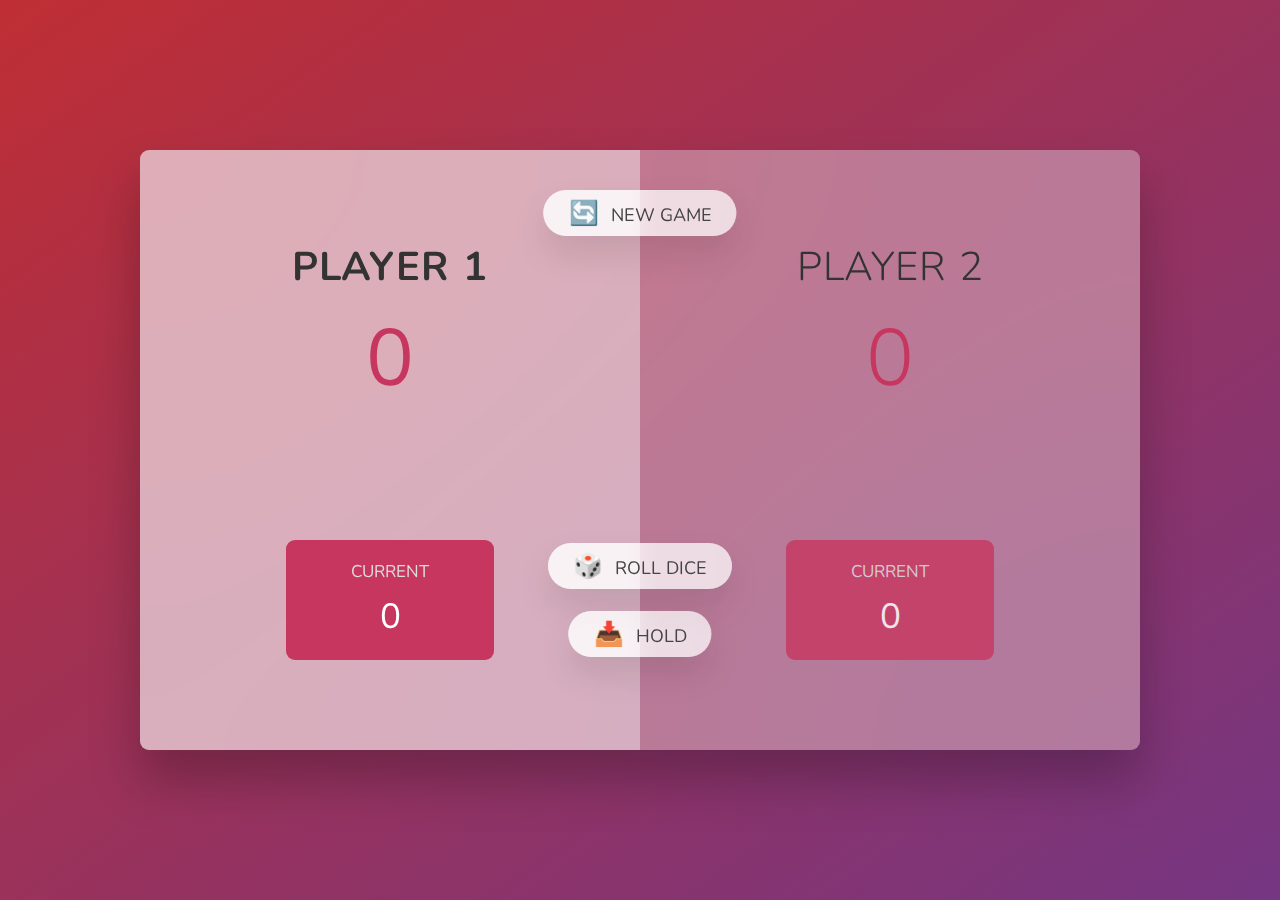
<file: index.html>
<!DOCTYPE html>
<html lang="en">
    <head>
        <meta charset="UTF-8" />
        <meta name="viewport" content="width=device-width, initial-scale=1.0" />
        <meta http-equiv="X-UA-Compatible" content="ie=edge" />
        <link rel="stylesheet" href="style.css" />
        <title>Pig Game</title>
    </head>
    <body>
        <main>
            <section class="player player--0 player--active">
                <h2 class="name" id="name--0">Player 1</h2>
                <p class="score" id="score--0">0</p>
                <div class="current">
                    <p class="current-label">Current</p>
                    <p class="current-score" id="current--0">0</p>
                </div>
            </section>
            <section class="player player--1">
                <h2 class="name" id="name--1">Player 2</h2>
                <p class="score" id="score--1">0</p>
                <div class="current">
                    <p class="current-label">Current</p>
                    <p class="current-score" id="current--1">0</p>
                </div>
            </section>

            <img src="dice-5.png" alt="Playing dice" class="dice" />
            <button class="btn btn--new">🔄 New game</button>
            <button class="btn btn--roll">🎲 Roll dice</button>
            <button class="btn btn--hold">📥 Hold</button>
        </main>
        <script src="script.js"></script>
        <!-- <script src="confetti.js"></script> -->
    </body>
</html>
</file>
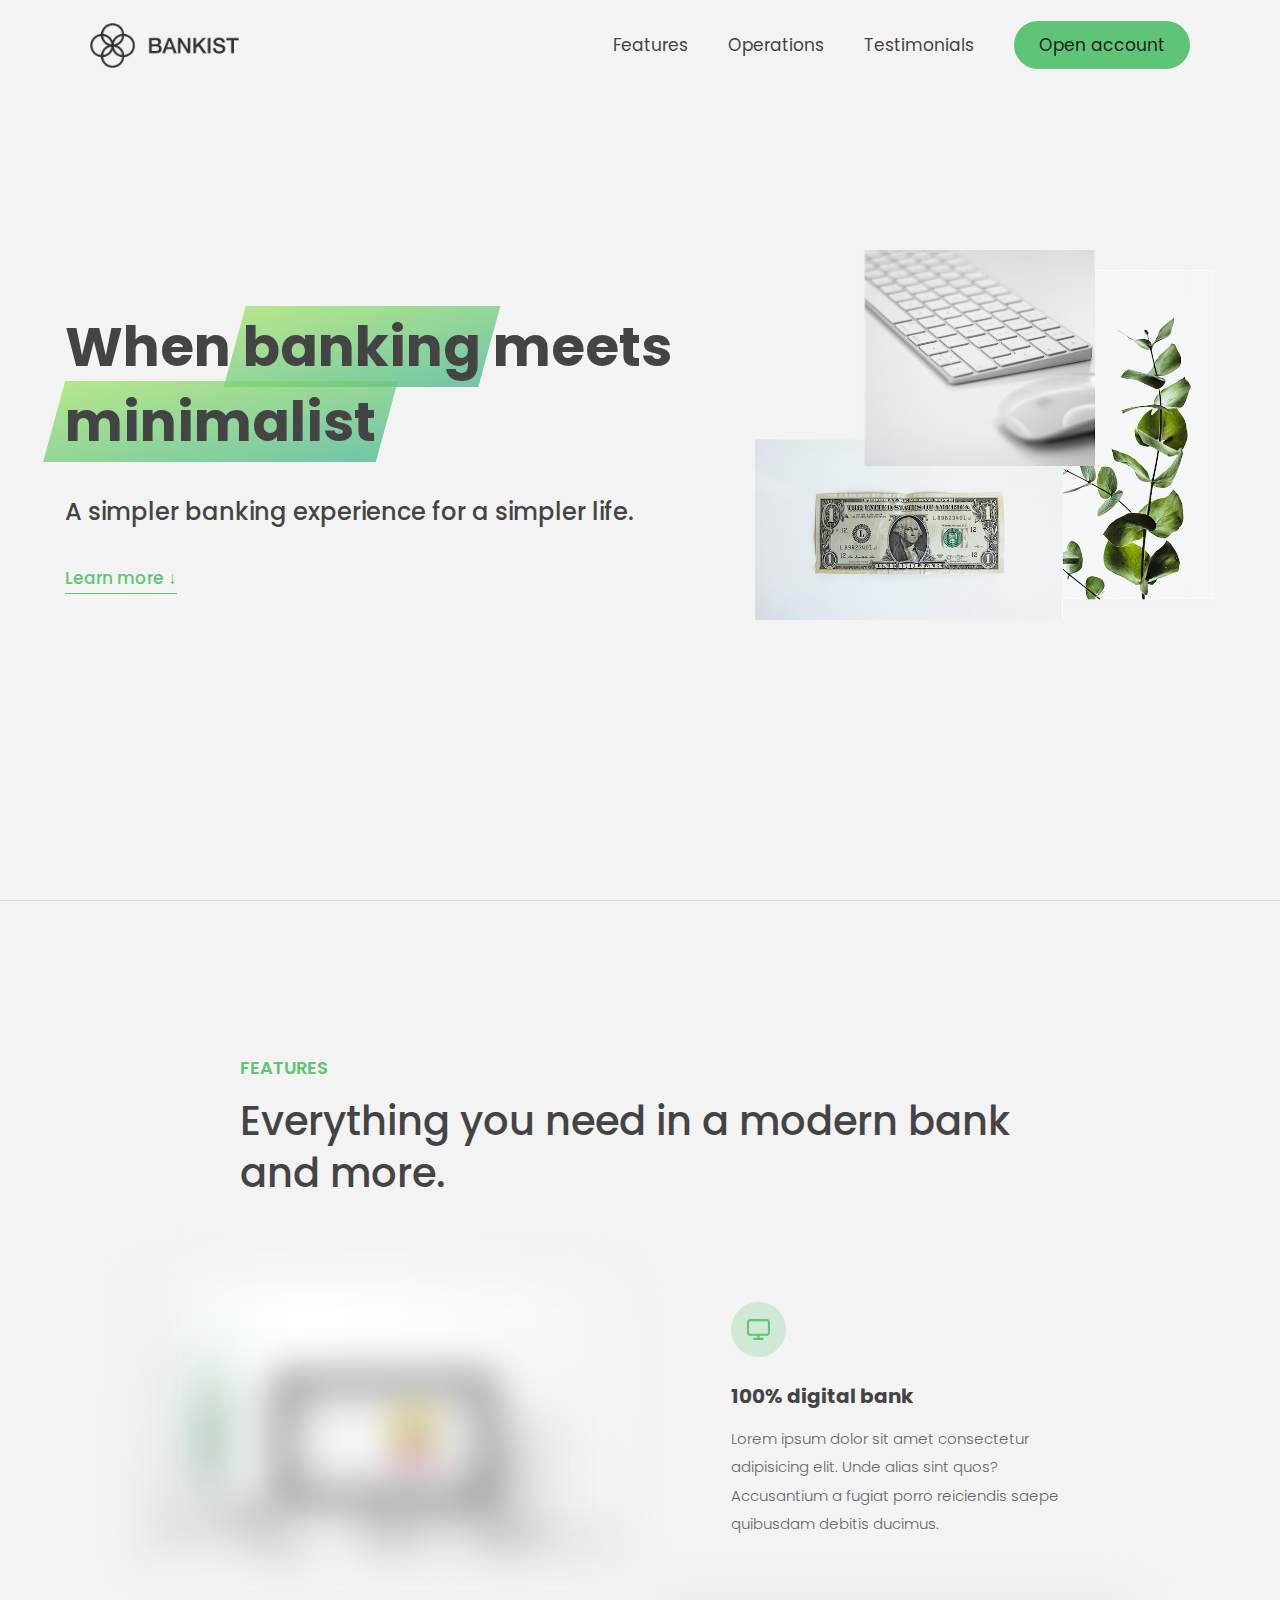
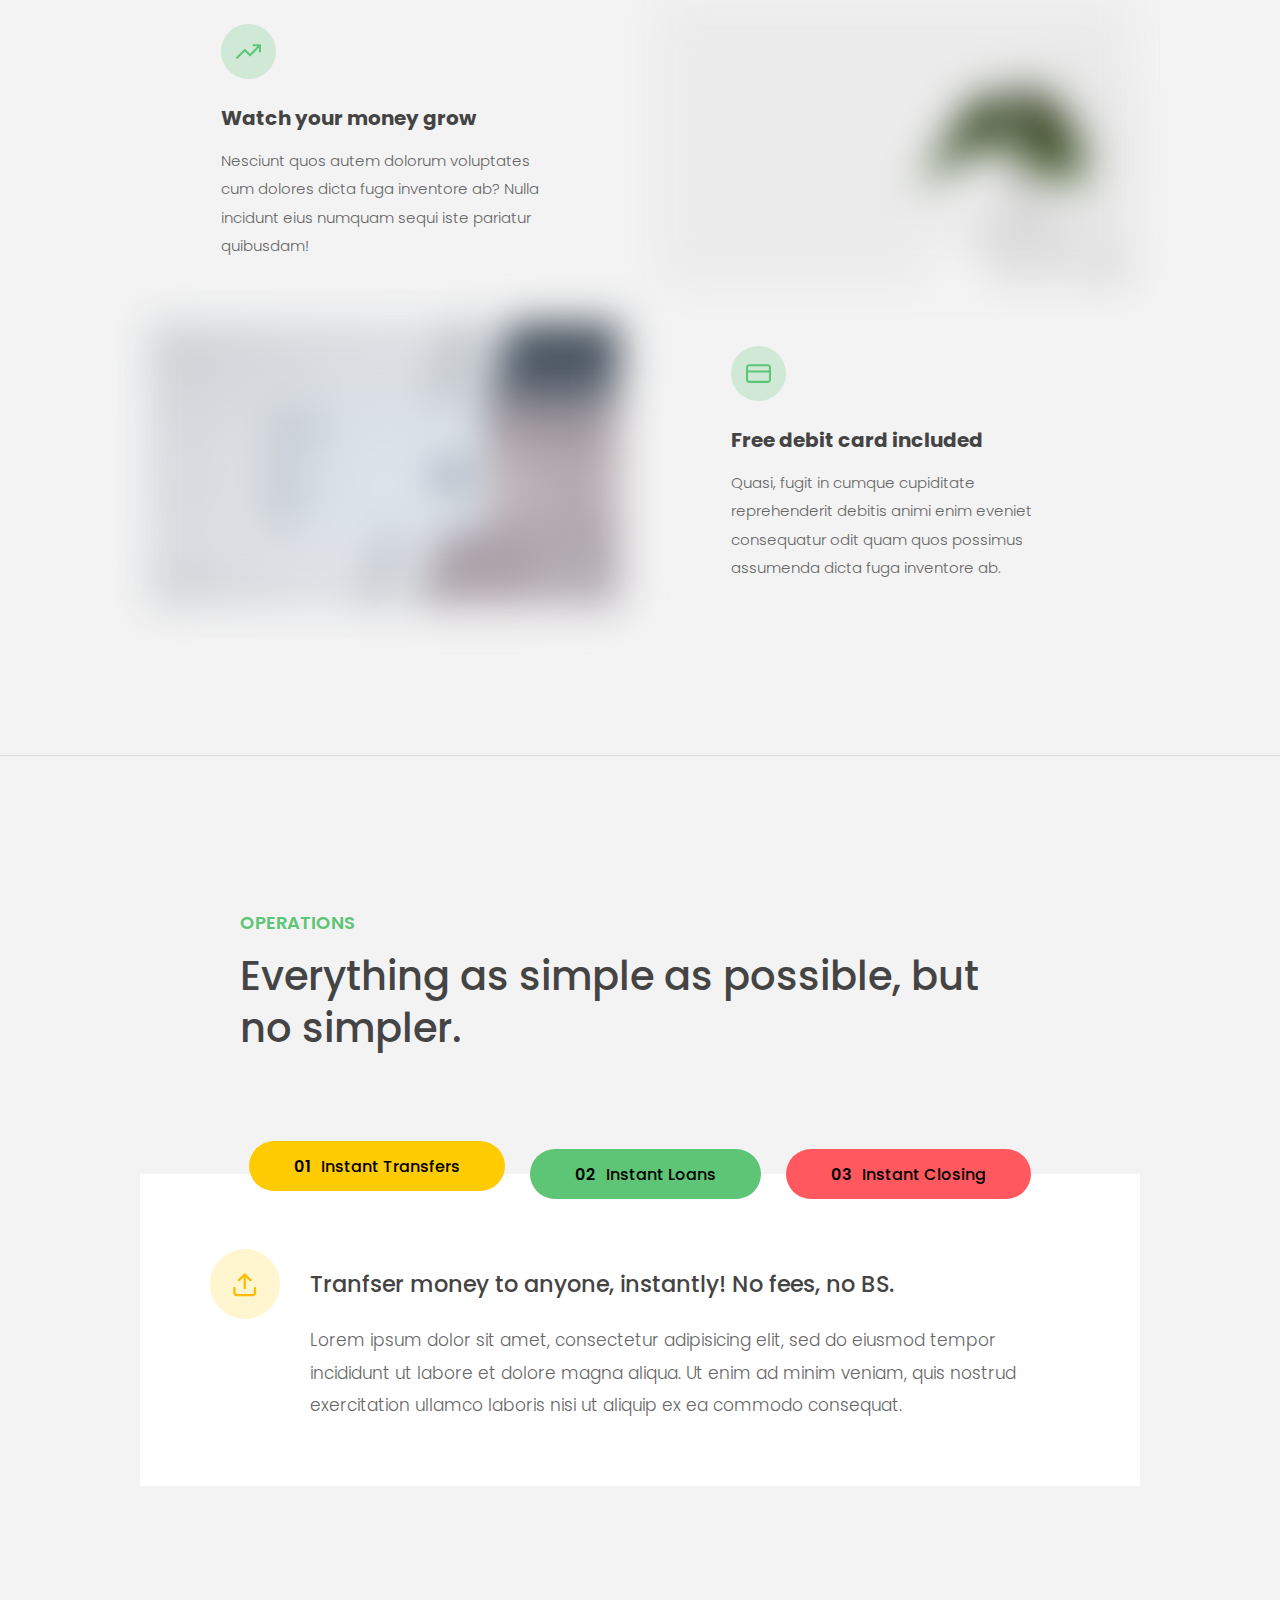
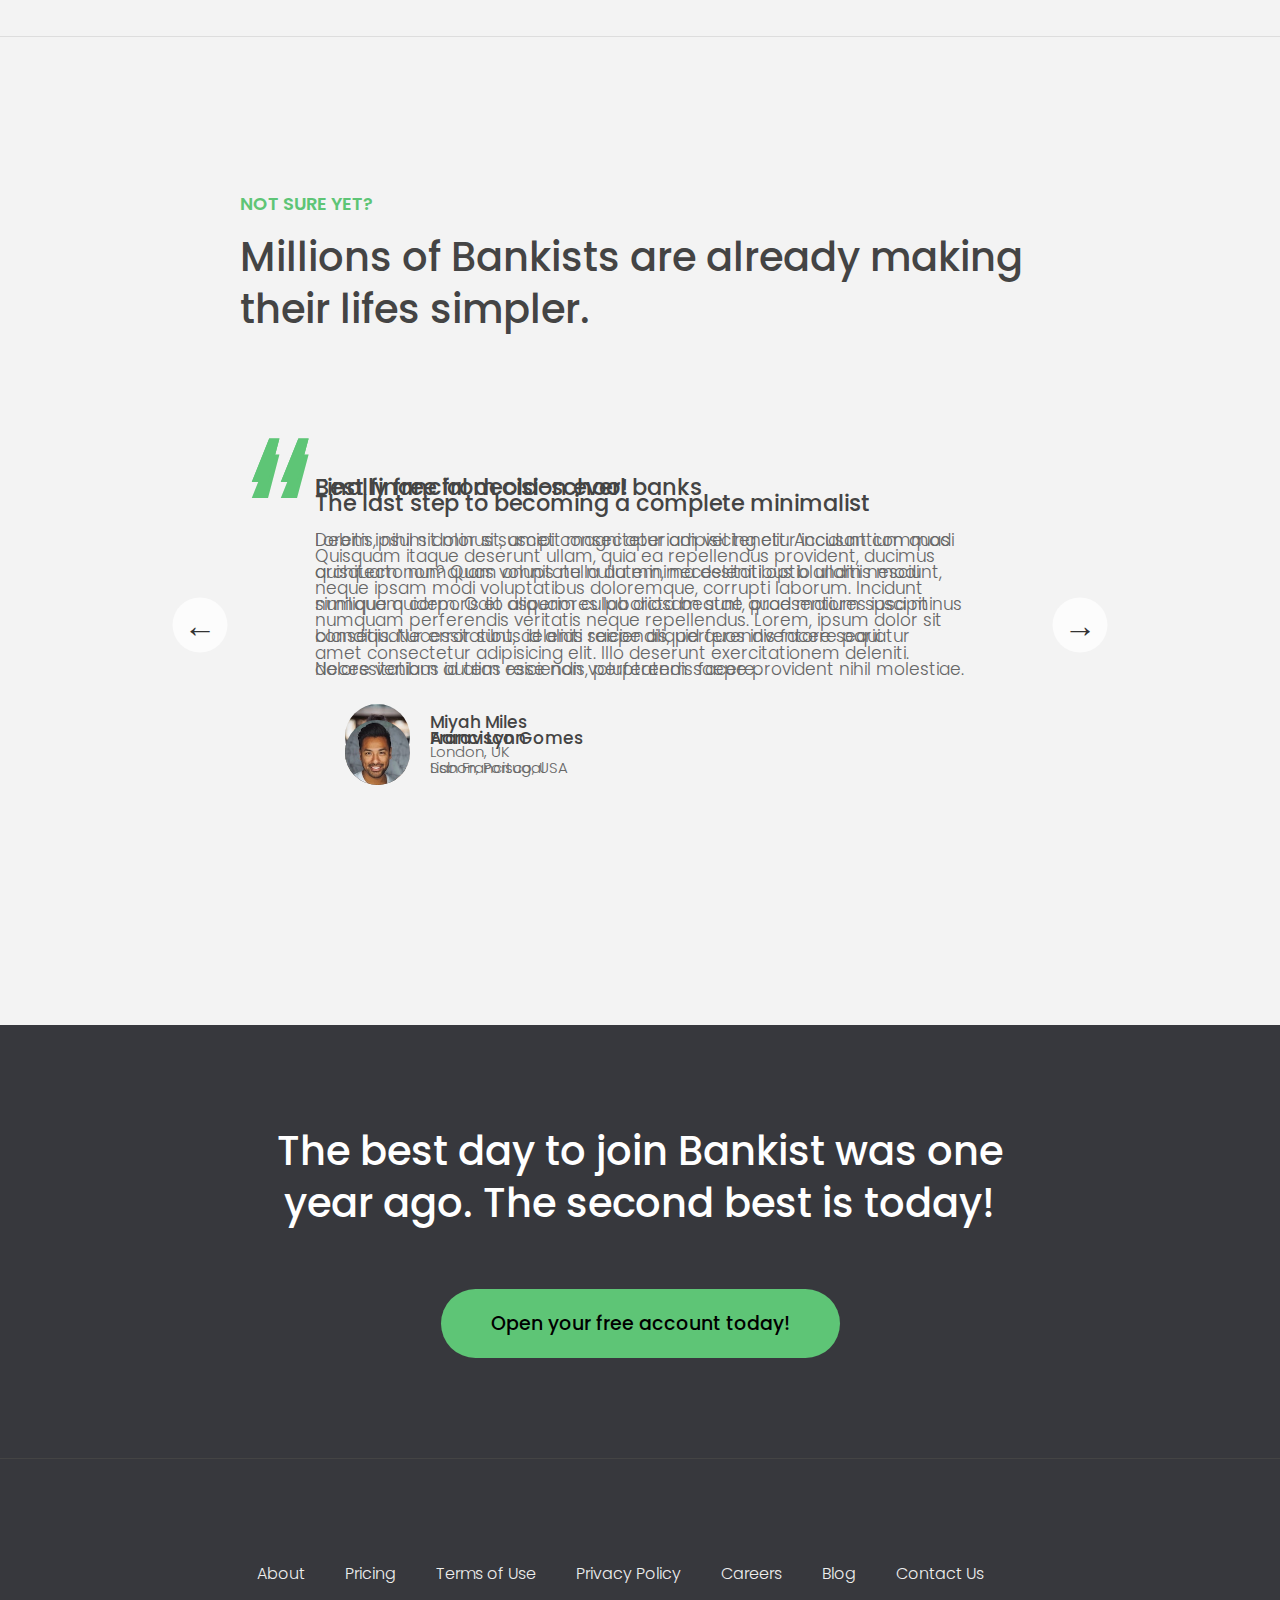
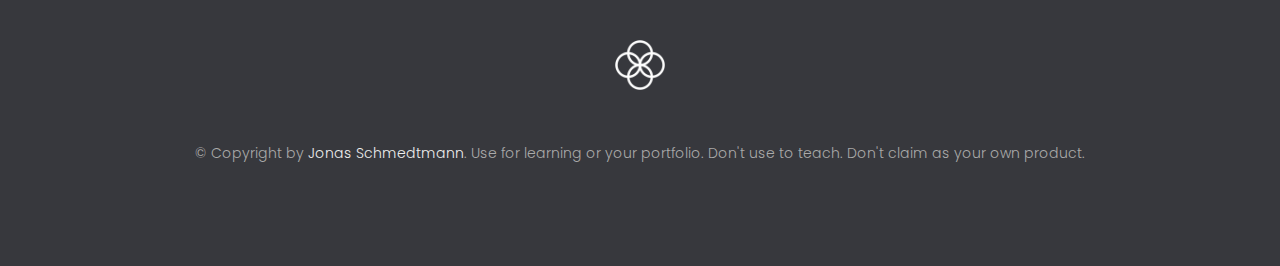
<file: Bank_App/index.html>
<!DOCTYPE html>
<html lang="en">
  <head>
    <meta charset="UTF-8" />
    <meta name="viewport" content="width=device-width, initial-scale=1.0" />
    <meta http-equiv="X-UA-Compatible" content="ie=edge" />
    <link rel="shortcut icon" type="image/png" href="img/icon.png" />

    <link
      href="https://fonts.googleapis.com/css?family=Poppins:300,400,500,600&display=swap"
      rel="stylesheet"
    />
    <link rel="stylesheet" href="style.css" />
    <title>Bankist | When Banking meets Minimalist</title>
  </head>
  <body>
    <header class="header">
      <nav class="nav">
        <img
          src="img/logo.png"
          alt="Bankist logo"
          class="nav__logo"
          id="logo"
        />
        <ul class="nav__links">
          <li class="nav__item">
            <a class="nav__link" href="#section--1">Features</a>
          </li>
          <li class="nav__item">
            <a class="nav__link" href="#section--2">Operations</a>
          </li>
          <li class="nav__item">
            <a class="nav__link" href="#section--3">Testimonials</a>
          </li>
          <li class="nav__item">
            <a class="nav__link nav__link--btn btn--show-modal" href="#"
              >Open account</a
            >
          </li>
        </ul>
      </nav>

      <div class="header__title">
        <h1>
          When
          <!-- Green highlight effect -->
          <span class="highlight">banking</span>
          meets<br />
          <span class="highlight">minimalist</span>
        </h1>
        <h4>A simpler banking experience for a simpler life.</h4>
        <button class="btn--text btn--scroll-to">Learn more &DownArrow;</button>
        <img
          src="img/hero.png"
          class="header__img"
          alt="Minimalist bank items"
        />
      </div>
    </header>

    <section class="section" id="section--1">
      <div class="section__title">
        <h2 class="section__description">Features</h2>
        <h3 class="section__header">
          Everything you need in a modern bank and more.
        </h3>
      </div>

      <div class="features">
        <img
          src="img/digital-lazy.jpg"
          data-src="img/digital.jpg"
          alt="Computer"
          class="features__img lazy-img"
        />
        <div class="features__feature">
          <div class="features__icon">
            <svg>
              <use xlink:href="img/icons.svg#icon-monitor"></use>
            </svg>
          </div>
          <h5 class="features__header">100% digital bank</h5>
          <p>
            Lorem ipsum dolor sit amet consectetur adipisicing elit. Unde alias
            sint quos? Accusantium a fugiat porro reiciendis saepe quibusdam
            debitis ducimus.
          </p>
        </div>

        <div class="features__feature">
          <div class="features__icon">
            <svg>
              <use xlink:href="img/icons.svg#icon-trending-up"></use>
            </svg>
          </div>
          <h5 class="features__header">Watch your money grow</h5>
          <p>
            Nesciunt quos autem dolorum voluptates cum dolores dicta fuga
            inventore ab? Nulla incidunt eius numquam sequi iste pariatur
            quibusdam!
          </p>
        </div>
        <img
          src="img/grow-lazy.jpg"
          data-src="img/grow.jpg"
          alt="Plant"
          class="features__img lazy-img"
        />

        <img
          src="img/card-lazy.jpg"
          data-src="img/card.jpg"
          alt="Credit card"
          class="features__img lazy-img"
        />
        <div class="features__feature">
          <div class="features__icon">
            <svg>
              <use xlink:href="img/icons.svg#icon-credit-card"></use>
            </svg>
          </div>
          <h5 class="features__header">Free debit card included</h5>
          <p>
            Quasi, fugit in cumque cupiditate reprehenderit debitis animi enim
            eveniet consequatur odit quam quos possimus assumenda dicta fuga
            inventore ab.
          </p>
        </div>
      </div>
    </section>

    <section class="section" id="section--2">
      <div class="section__title">
        <h2 class="section__description">Operations</h2>
        <h3 class="section__header">
          Everything as simple as possible, but no simpler.
        </h3>
      </div>

      <div class="operations">
        <div class="operations__tab-container">
          <button
            class="btn operations__tab operations__tab--1 operations__tab--active"
            data-tab="1"
          >
            <span>01</span>Instant Transfers
          </button>
          <button class="btn operations__tab operations__tab--2" data-tab="2">
            <span>02</span>Instant Loans
          </button>
          <button class="btn operations__tab operations__tab--3" data-tab="3">
            <span>03</span>Instant Closing
          </button>
        </div>
        <div
          class="operations__content operations__content--1 operations__content--active"
        >
          <div class="operations__icon operations__icon--1">
            <svg>
              <use xlink:href="img/icons.svg#icon-upload"></use>
            </svg>
          </div>
          <h5 class="operations__header">
            Tranfser money to anyone, instantly! No fees, no BS.
          </h5>
          <p>
            Lorem ipsum dolor sit amet, consectetur adipisicing elit, sed do
            eiusmod tempor incididunt ut labore et dolore magna aliqua. Ut enim
            ad minim veniam, quis nostrud exercitation ullamco laboris nisi ut
            aliquip ex ea commodo consequat.
          </p>
        </div>

        <div class="operations__content operations__content--2">
          <div class="operations__icon operations__icon--2">
            <svg>
              <use xlink:href="img/icons.svg#icon-home"></use>
            </svg>
          </div>
          <h5 class="operations__header">
            Buy a home or make your dreams come true, with instant loans.
          </h5>
          <p>
            Duis aute irure dolor in reprehenderit in voluptate velit esse
            cillum dolore eu fugiat nulla pariatur. Excepteur sint occaecat
            cupidatat non proident, sunt in culpa qui officia deserunt mollit
            anim id est laborum.
          </p>
        </div>
        <div class="operations__content operations__content--3">
          <div class="operations__icon operations__icon--3">
            <svg>
              <use xlink:href="img/icons.svg#icon-user-x"></use>
            </svg>
          </div>
          <h5 class="operations__header">
            No longer need your account? No problem! Close it instantly.
          </h5>
          <p>
            Excepteur sint occaecat cupidatat non proident, sunt in culpa qui
            officia deserunt mollit anim id est laborum. Ut enim ad minim
            veniam, quis nostrud exercitation ullamco laboris nisi ut aliquip ex
            ea commodo consequat.
          </p>
        </div>
      </div>
    </section>

    <section class="section" id="section--3">
      <div class="section__title section__title--testimonials">
        <h2 class="section__description">Not sure yet?</h2>
        <h3 class="section__header">
          Millions of Bankists are already making their lifes simpler.
        </h3>
      </div>

      <div class="slider">
        <div class="slide slide--1">
          <div class="testimonial">
            <h5 class="testimonial__header">Best financial decision ever!</h5>
            <blockquote class="testimonial__text">
              Lorem ipsum dolor sit, amet consectetur adipisicing elit.
              Accusantium quas quisquam non? Quas voluptate nulla minima
              deleniti optio ullam nesciunt, numquam corporis et asperiores
              laboriosam sunt, praesentium suscipit blanditiis. Necessitatibus
              id alias reiciendis, perferendis facere pariatur dolore veniam
              autem esse non voluptatem saepe provident nihil molestiae.
            </blockquote>
            <address class="testimonial__author">
              <img src="img/user-1.jpg" alt="" class="testimonial__photo" />
              <h6 class="testimonial__name">Aarav Lynn</h6>
              <p class="testimonial__location">San Francisco, USA</p>
            </address>
          </div>
        </div>

        <div class="slide slide--2">
          <div class="testimonial">
            <h5 class="testimonial__header">
              The last step to becoming a complete minimalist
            </h5>
            <blockquote class="testimonial__text">
              Quisquam itaque deserunt ullam, quia ea repellendus provident,
              ducimus neque ipsam modi voluptatibus doloremque, corrupti
              laborum. Incidunt numquam perferendis veritatis neque repellendus.
              Lorem, ipsum dolor sit amet consectetur adipisicing elit. Illo
              deserunt exercitationem deleniti.
            </blockquote>
            <address class="testimonial__author">
              <img src="img/user-2.jpg" alt="" class="testimonial__photo" />
              <h6 class="testimonial__name">Miyah Miles</h6>
              <p class="testimonial__location">London, UK</p>
            </address>
          </div>
        </div>

        <div class="slide slide--3">
          <div class="testimonial">
            <h5 class="testimonial__header">
              Finally free from old-school banks
            </h5>
            <blockquote class="testimonial__text">
              Debitis, nihil sit minus suscipit magni aperiam vel tenetur
              incidunt commodi architecto numquam omnis nulla autem,
              necessitatibus blanditiis modi similique quidem. Odio aliquam
              culpa dicta beatae quod maiores ipsa minus consequatur error sunt,
              deleniti saepe aliquid quos inventore sequi. Necessitatibus id
              alias reiciendis, perferendis facere.
            </blockquote>
            <address class="testimonial__author">
              <img src="img/user-3.jpg" alt="" class="testimonial__photo" />
              <h6 class="testimonial__name">Francisco Gomes</h6>
              <p class="testimonial__location">Lisbon, Portugal</p>
            </address>
          </div>
        </div>

        <!-- <div class="slide"><img src="img/img-1.jpg" alt="Photo 1" /></div>
        <div class="slide"><img src="img/img-2.jpg" alt="Photo 2" /></div>
        <div class="slide"><img src="img/img-3.jpg" alt="Photo 3" /></div>
        <div class="slide"><img src="img/img-4.jpg" alt="Photo 4" /></div> -->
        <button class="slider__btn slider__btn--left">&larr;</button>
        <button class="slider__btn slider__btn--right">&rarr;</button>
        <div class="dots"></div>
      </div>
    </section>

    <section class="section section--sign-up">
      <div class="section__title">
        <h3 class="section__header">
          The best day to join Bankist was one year ago. The second best is
          today!
        </h3>
      </div>
      <button class="btn btn--show-modal">Open your free account today!</button>
    </section>

    <footer class="footer">
      <ul class="footer__nav">
        <li class="footer__item">
          <a class="footer__link" href="#">About</a>
        </li>
        <li class="footer__item">
          <a class="footer__link" href="#">Pricing</a>
        </li>
        <li class="footer__item">
          <a class="footer__link" href="#">Terms of Use</a>
        </li>
        <li class="footer__item">
          <a class="footer__link" href="#">Privacy Policy</a>
        </li>
        <li class="footer__item">
          <a class="footer__link" href="#">Careers</a>
        </li>
        <li class="footer__item">
          <a class="footer__link" href="#">Blog</a>
        </li>
        <li class="footer__item">
          <a class="footer__link" href="#">Contact Us</a>
        </li>
      </ul>
      <img src="img/icon.png" alt="Logo" class="footer__logo" />
      <p class="footer__copyright">
        &copy; Copyright by
        <a
          class="footer__link twitter-link"
          target="_blank"
          href="https://twitter.com/jonasschmedtman"
          >Jonas Schmedtmann</a
        >. Use for learning or your portfolio. Don't use to teach. Don't claim
        as your own product.
      </p>
    </footer>

    <div class="modal hidden">
      <button class="btn--close-modal">&times;</button>
      <h2 class="modal__header">
        Open your bank account <br />
        in just <span class="highlight">5 minutes</span>
      </h2>
      <form class="modal__form">
        <label>First Name</label>
        <input type="text" />
        <label>Last Name</label>
        <input type="text" />
        <label>Email Address</label>
        <input type="email" />
        <button class="btn">Next step &rarr;</button>
      </form>
    </div>
    <div class="overlay hidden"></div>

    <script src="script.js"></script>
  </body>
</html>
</file>
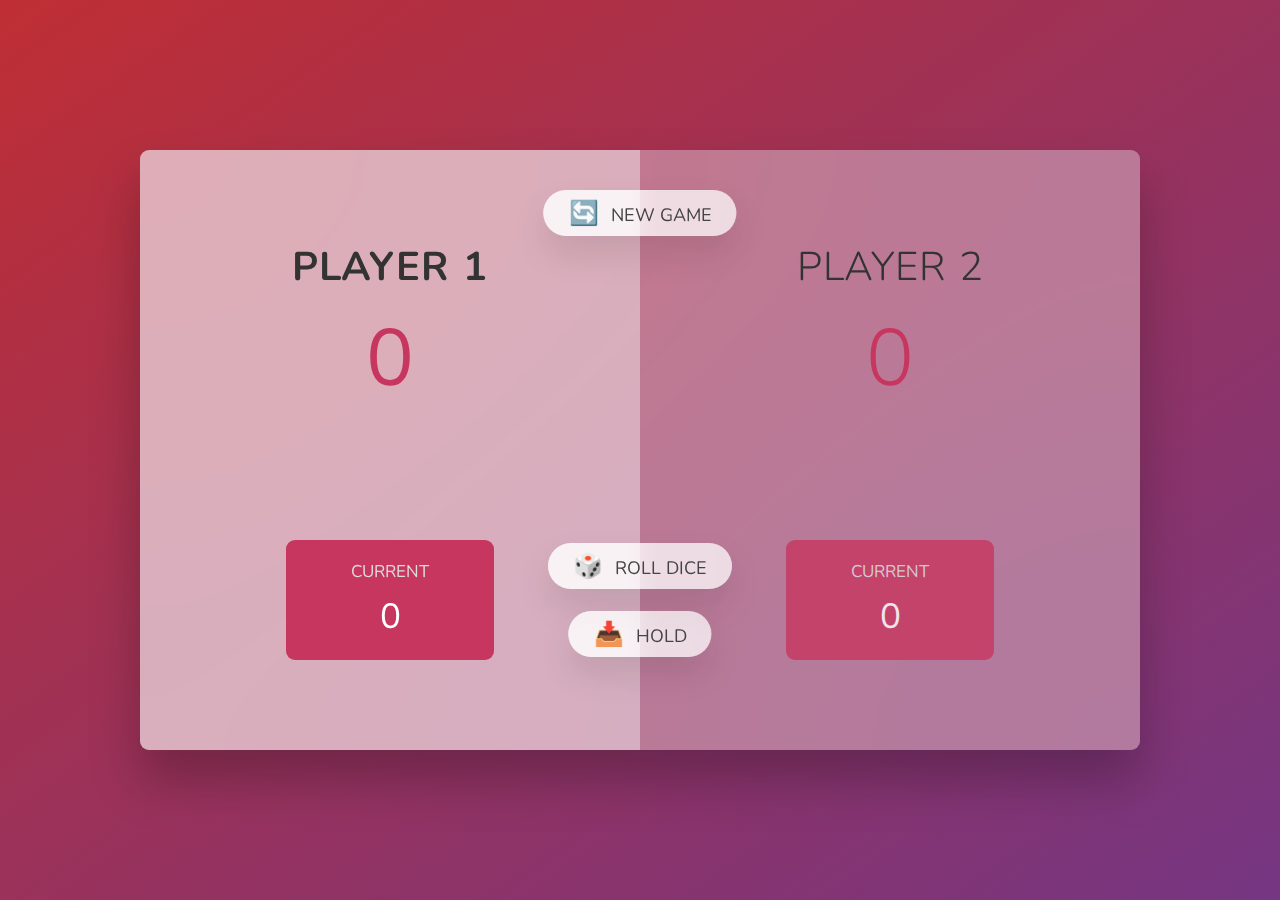
<file: TwoPlayerGame/index.html>
<!DOCTYPE html>
<html lang="en">
    <head>
        <meta charset="UTF-8" />
        <meta name="viewport" content="width=device-width, initial-scale=1.0" />
        <meta http-equiv="X-UA-Compatible" content="ie=edge" />
        <link rel="stylesheet" href="style.css" />
        <title>Pig Game</title>
    </head>
    <body>
        <main>
            <section class="player player--0 player--active">
                <h2 class="name" id="name--0">Player 1</h2>
                <p class="score" id="score--0">0</p>
                <div class="current">
                    <p class="current-label">Current</p>
                    <p class="current-score" id="current--0">0</p>
                </div>
            </section>
            <section class="player player--1">
                <h2 class="name" id="name--1">Player 2</h2>
                <p class="score" id="score--1">0</p>
                <div class="current">
                    <p class="current-label">Current</p>
                    <p class="current-score" id="current--1">0</p>
                </div>
            </section>

            <img src="img/dice-5.png" alt="Playing dice" class="dice" />
            <button class="btn btn--new">🔄 New game</button>
            <button class="btn btn--roll">🎲 Roll dice</button>
            <button class="btn btn--hold">📥 Hold</button>
        </main>
        <script src="script.js"></script>
        <!-- <script src="confetti.js"></script> -->
    </body>
</html>
</file>
<file: style.css>
@import url("https://fonts.googleapis.com/css2?family=Nunito&display=swap");

* {
  margin: 0;
  padding: 0;
  box-sizing: inherit;
}

html {
  font-size: 62.5%;
  box-sizing: border-box;
}

body {
  font-family: "Nunito", sans-serif;
  font-weight: 400;
  height: 100vh;
  color: #333;
  background-image: linear-gradient(to top left, #753682 0%, #bf2e34 100%);
  display: flex;
  align-items: center;
  justify-content: center;
}

/* LAYOUT */
main {
  position: relative;
  width: 100rem;
  height: 60rem;
  background-color: rgba(255, 255, 255, 0.35);
  backdrop-filter: blur(200px);
  filter: blur();
  box-shadow: 0 3rem 5rem rgba(0, 0, 0, 0.25);
  border-radius: 9px;
  overflow: hidden;
  display: flex;
}

.player {
  flex: 50%;
  padding: 9rem;
  display: flex;
  flex-direction: column;
  align-items: center;
  transition: all 0.75s;
}

/* ELEMENTS */
.name {
  position: relative;
  font-size: 4rem;
  text-transform: uppercase;
  letter-spacing: 1px;
  word-spacing: 2px;
  font-weight: 300;
  margin-bottom: 1rem;
}
.hidden {
  display: none;
}
.score {
  font-size: 8rem;
  font-weight: 300;
  color: #c7365f;
  margin-bottom: auto;
}

.player--active {
  background-color: rgba(255, 255, 255, 0.4);
}
.player--active .name {
  font-weight: 700;
}
.player--active .score {
  font-weight: 400;
}

.player--active .current {
  opacity: 1;
}

.current {
  background-color: #c7365f;
  opacity: 0.8;
  border-radius: 9px;
  color: #fff;
  width: 65%;
  padding: 2rem;
  text-align: center;
  transition: all 0.75s;
}

.current-label {
  text-transform: uppercase;
  margin-bottom: 1rem;
  font-size: 1.7rem;
  color: #ddd;
}

.current-score {
  font-size: 3.5rem;
}

/* ABSOLUTE POSITIONED ELEMENTS */
.btn {
  position: absolute;
  left: 50%;
  transform: translateX(-50%);
  color: #444;
  background: none;
  border: none;
  font-family: inherit;
  font-size: 1.8rem;
  text-transform: uppercase;
  cursor: pointer;
  font-weight: 400;
  transition: all 0.2s;

  background-color: white;
  background-color: rgba(255, 255, 255, 0.6);
  backdrop-filter: blur(10px);

  padding: 0.7rem 2.5rem;
  border-radius: 50rem;
  box-shadow: 0 1.75rem 3.5rem rgba(0, 0, 0, 0.1);
}

.btn::first-letter {
  font-size: 2.4rem;
  display: inline-block;
  margin-right: 0.7rem;
}

.btn--new {
  top: 4rem;
}
.btn--roll {
  top: 39.3rem;
}
.btn--hold {
  top: 46.1rem;
}

.btn:active {
  transform: translate(-50%, 3px);
  box-shadow: 0 1rem 2rem rgba(0, 0, 0, 0.15);
}

.btn:focus {
  outline: none;
}
.btn:disabled,
.btn[disabled] {
  border: 1px solid #999999;
  background-color: #cccccc;
  color: #666666;
}
.dice {
  position: absolute;
  left: 50%;
  top: 16.5rem;
  transform: translateX(-50%);
  height: 10rem;
  box-shadow: 0 2rem 5rem rgba(0, 0, 0, 0.2);
}

.player--winner {
  background-color: #2f2f2f;
}

.player--winner .name {
  font-weight: 700;
  color: #c7365f;
}
</file>
<file: Bank_App/style.css>
/* The page is NOT responsive. You can implement responsiveness yourself if you wanna have some fun 😃 */

:root {
  --color-primary: #5ec576;
  --color-secondary: #ffcb03;
  --color-tertiary: #ff585f;
  --color-primary-darker: #4bbb7d;
  --color-secondary-darker: #ffbb00;
  --color-tertiary-darker: #fd424b;
  --color-primary-opacity: #5ec5763a;
  --color-secondary-opacity: #ffcd0331;
  --color-tertiary-opacity: #ff58602d;
  --gradient-primary: linear-gradient(to top left, #39b385, #9be15d);
  --gradient-secondary: linear-gradient(to top left, #ffb003, #ffcb03);
}

* {
  margin: 0;
  padding: 0;
  box-sizing: inherit;
}

html {
  font-size: 62.5%;
  box-sizing: border-box;
}

body {
  font-family: 'Poppins', sans-serif;
  font-weight: 300;
  color: #444;
  line-height: 1.9;
  background-color: #f3f3f3;
}

/* GENERAL ELEMENTS */
.section {
  padding: 15rem 3rem;
  border-top: 1px solid #ddd;

  transition: transform 1s, opacity 1s;
}

.section--hidden {
  opacity: 0;
  transform: translateY(8rem);
}

.section__title {
  max-width: 80rem;
  margin: 0 auto 8rem auto;
}

.section__description {
  font-size: 1.8rem;
  font-weight: 600;
  text-transform: uppercase;
  color: var(--color-primary);
  margin-bottom: 1rem;
}

.section__header {
  font-size: 4rem;
  line-height: 1.3;
  font-weight: 500;
}

.btn {
  display: inline-block;
  background-color: var(--color-primary);
  font-size: 1.6rem;
  font-family: inherit;
  font-weight: 500;
  border: none;
  padding: 1.25rem 4.5rem;
  border-radius: 10rem;
  cursor: pointer;
  transition: all 0.3s;
}

.btn:hover {
  background-color: var(--color-primary-darker);
}

.btn--text {
  display: inline-block;
  background: none;
  font-size: 1.7rem;
  font-family: inherit;
  font-weight: 500;
  color: var(--color-primary);
  border: none;
  border-bottom: 1px solid currentColor;
  padding-bottom: 2px;
  cursor: pointer;
  transition: all 0.3s;
}

p {
  color: #666;
}

/* This is BAD for accessibility! Don't do in the real world! */
button:focus {
  outline: none;
}

img {
  transition: filter 0.5s;
}

.lazy-img {
  filter: blur(20px);
}

/* NAVIGATION */
.nav {
  display: flex;
  justify-content: space-between;
  align-items: center;
  height: 9rem;
  width: 100%;
  padding: 0 6rem;
  z-index: 100;
}

/* nav and stickly class at the same time */
.nav.sticky {
  position: fixed;
  background-color: rgba(255, 255, 255, 0.95);
}

.nav__logo {
  height: 4.5rem;
  transition: all 0.3s;
}

.nav__links {
  display: flex;
  align-items: center;
  list-style: none;
}

.nav__item {
  margin-left: 4rem;
}

.nav__link:link,
.nav__link:visited {
  font-size: 1.7rem;
  font-weight: 400;
  color: inherit;
  text-decoration: none;
  display: block;
  transition: all 0.3s;
}

.nav__link--btn:link,
.nav__link--btn:visited {
  padding: 0.8rem 2.5rem;
  border-radius: 3rem;
  background-color: var(--color-primary);
  color: #222;
}

.nav__link--btn:hover,
.nav__link--btn:active {
  color: inherit;
  background-color: var(--color-primary-darker);
  color: #333;
}

/* HEADER */
.header {
  padding: 0 3rem;
  height: 100vh;
  display: flex;
  flex-direction: column;
  align-items: center;
}

.header__title {
  flex: 1;

  max-width: 115rem;
  display: grid;
  grid-template-columns: 3fr 2fr;
  row-gap: 3rem;
  align-content: center;
  justify-content: center;

  align-items: start;
  justify-items: start;
}

h1 {
  font-size: 5.5rem;
  line-height: 1.35;
}

h4 {
  font-size: 2.4rem;
  font-weight: 500;
}

.header__img {
  width: 100%;
  grid-column: 2 / 3;
  grid-row: 1 / span 4;
  transform: translateY(-6rem);
}

.highlight {
  position: relative;
}

.highlight::after {
  display: block;
  content: '';
  position: absolute;
  bottom: 0;
  left: 0;
  height: 100%;
  width: 100%;
  z-index: -1;
  opacity: 0.7;
  transform: scale(1.07, 1.05) skewX(-15deg);
  background-image: var(--gradient-primary);
}

/* FEATURES */
.features {
  display: grid;
  grid-template-columns: 1fr 1fr;
  gap: 4rem;
  margin: 0 12rem;
}

.features__img {
  width: 100%;
}

.features__feature {
  align-self: center;
  justify-self: center;
  width: 70%;
  font-size: 1.5rem;
}

.features__icon {
  display: flex;
  align-items: center;
  justify-content: center;
  background-color: var(--color-primary-opacity);
  height: 5.5rem;
  width: 5.5rem;
  border-radius: 50%;
  margin-bottom: 2rem;
}

.features__icon svg {
  height: 2.5rem;
  width: 2.5rem;
  fill: var(--color-primary);
}

.features__header {
  font-size: 2rem;
  margin-bottom: 1rem;
}

/* OPERATIONS */
.operations {
  max-width: 100rem;
  margin: 12rem auto 0 auto;

  background-color: #fff;
}

.operations__tab-container {
  display: flex;
  justify-content: center;
}

.operations__tab {
  margin-right: 2.5rem;
  transform: translateY(-50%);
}

.operations__tab span {
  margin-right: 1rem;
  font-weight: 600;
  display: inline-block;
}

.operations__tab--1 {
  background-color: var(--color-secondary);
}

.operations__tab--1:hover {
  background-color: var(--color-secondary-darker);
}

.operations__tab--3 {
  background-color: var(--color-tertiary);
  margin: 0;
}

.operations__tab--3:hover {
  background-color: var(--color-tertiary-darker);
}

.operations__tab--active {
  transform: translateY(-66%);
}

.operations__content {
  display: none;

  /* JUST PRESENTATIONAL */
  font-size: 1.7rem;
  padding: 2.5rem 7rem 6.5rem 7rem;
}

.operations__content--active {
  display: grid;
  grid-template-columns: 7rem 1fr;
  column-gap: 3rem;
  row-gap: 0.5rem;
}

.operations__header {
  font-size: 2.25rem;
  font-weight: 500;
  align-self: center;
}

.operations__icon {
  display: flex;
  align-items: center;
  justify-content: center;
  height: 7rem;
  width: 7rem;
  border-radius: 50%;
}

.operations__icon svg {
  height: 2.75rem;
  width: 2.75rem;
}

.operations__content p {
  grid-column: 2;
}

.operations__icon--1 {
  background-color: var(--color-secondary-opacity);
}
.operations__icon--2 {
  background-color: var(--color-primary-opacity);
}
.operations__icon--3 {
  background-color: var(--color-tertiary-opacity);
}
.operations__icon--1 svg {
  fill: var(--color-secondary-darker);
}
.operations__icon--2 svg {
  fill: var(--color-primary);
}
.operations__icon--3 svg {
  fill: var(--color-tertiary);
}

/* SLIDER */
.slider {
  max-width: 100rem;
  height: 50rem;
  margin: 0 auto;
  position: relative;

  /* IN THE END */
  overflow: hidden;
}

.slide {
  position: absolute;
  top: 0;
  width: 100%;
  height: 50rem;

  display: flex;
  align-items: center;
  justify-content: center;

  /* THIS creates the animation! */
  transition: transform 1s;
}

.slide > img {
  /* Only for images that have different size than slide */
  width: 100%;
  height: 100%;
  object-fit: cover;
}

.slider__btn {
  position: absolute;
  top: 50%;
  z-index: 10;

  border: none;
  background: rgba(255, 255, 255, 0.7);
  font-family: inherit;
  color: #333;
  border-radius: 50%;
  height: 5.5rem;
  width: 5.5rem;
  font-size: 3.25rem;
  cursor: pointer;
}

.slider__btn--left {
  left: 6%;
  transform: translate(-50%, -50%);
}

.slider__btn--right {
  right: 6%;
  transform: translate(50%, -50%);
}

.dots {
  position: absolute;
  bottom: 5%;
  left: 50%;
  transform: translateX(-50%);
  display: flex;
}

.dots__dot {
  border: none;
  background-color: #b9b9b9;
  opacity: 0.7;
  height: 1rem;
  width: 1rem;
  border-radius: 50%;
  margin-right: 1.75rem;
  cursor: pointer;
  transition: all 0.5s;

  /* Only necessary when overlying images */
  /* box-shadow: 0 0.6rem 1.5rem rgba(0, 0, 0, 0.7); */
}

.dots__dot:last-child {
  margin: 0;
}

.dots__dot--active {
  /* background-color: #fff; */
  background-color: #888;
  opacity: 1;
}

/* TESTIMONIALS */
.testimonial {
  width: 65%;
  position: relative;
}

.testimonial::before {
  content: '\201C';
  position: absolute;
  top: -5.7rem;
  left: -6.8rem;
  line-height: 1;
  font-size: 20rem;
  font-family: inherit;
  color: var(--color-primary);
  z-index: -1;
}

.testimonial__header {
  font-size: 2.25rem;
  font-weight: 500;
  margin-bottom: 1.5rem;
}

.testimonial__text {
  font-size: 1.7rem;
  margin-bottom: 3.5rem;
  color: #666;
}

.testimonial__author {
  margin-left: 3rem;
  font-style: normal;

  display: grid;
  grid-template-columns: 6.5rem 1fr;
  column-gap: 2rem;
}

.testimonial__photo {
  grid-row: 1 / span 2;
  width: 6.5rem;
  border-radius: 50%;
}

.testimonial__name {
  font-size: 1.7rem;
  font-weight: 500;
  align-self: end;
  margin: 0;
}

.testimonial__location {
  font-size: 1.5rem;
}

.section__title--testimonials {
  margin-bottom: 4rem;
}

/* SIGNUP */
.section--sign-up {
  background-color: #37383d;
  border-top: none;
  border-bottom: 1px solid #444;
  text-align: center;
  padding: 10rem 3rem;
}

.section--sign-up .section__header {
  color: #fff;
  text-align: center;
}

.section--sign-up .section__title {
  margin-bottom: 6rem;
}

.section--sign-up .btn {
  font-size: 1.9rem;
  padding: 2rem 5rem;
}

/* FOOTER */
.footer {
  padding: 10rem 3rem;
  background-color: #37383d;
}

.footer__nav {
  list-style: none;
  display: flex;
  justify-content: center;
  margin-bottom: 5rem;
}

.footer__item {
  margin-right: 4rem;
}

.footer__link {
  font-size: 1.6rem;
  color: #eee;
  text-decoration: none;
}

.footer__logo {
  height: 5rem;
  display: block;
  margin: 0 auto;
  margin-bottom: 5rem;
}

.footer__copyright {
  font-size: 1.4rem;
  color: #aaa;
  text-align: center;
}

.footer__copyright .footer__link {
  font-size: 1.4rem;
}

/* MODAL WINDOW */
.modal {
  position: fixed;
  top: 50%;
  left: 50%;
  transform: translate(-50%, -50%);
  max-width: 60rem;
  background-color: #f3f3f3;
  padding: 5rem 6rem;
  box-shadow: 0 4rem 6rem rgba(0, 0, 0, 0.3);
  z-index: 1000;
  transition: all 0.5s;
}

.overlay {
  position: fixed;
  top: 0;
  left: 0;
  width: 100%;
  height: 100%;
  background-color: rgba(0, 0, 0, 0.5);
  backdrop-filter: blur(4px);
  z-index: 100;
  transition: all 0.5s;
}

.modal__header {
  font-size: 3.25rem;
  margin-bottom: 4.5rem;
  line-height: 1.5;
}

.modal__form {
  margin: 0 3rem;
  display: grid;
  grid-template-columns: 1fr 2fr;
  align-items: center;
  gap: 2.5rem;
}

.modal__form label {
  font-size: 1.7rem;
  font-weight: 500;
}

.modal__form input {
  font-size: 1.7rem;
  padding: 1rem 1.5rem;
  border: 1px solid #ddd;
  border-radius: 0.5rem;
}

.modal__form button {
  grid-column: 1 / span 2;
  justify-self: center;
  margin-top: 1rem;
}

.btn--close-modal {
  font-family: inherit;
  color: inherit;
  position: absolute;
  top: 0.5rem;
  right: 2rem;
  font-size: 4rem;
  cursor: pointer;
  border: none;
  background: none;
}

.hidden {
  visibility: hidden;
  opacity: 0;
}

/* COOKIE MESSAGE */
.cookie-message {
  display: flex;
  align-items: center;
  justify-content: space-evenly;
  width: 100%;
  background-color: white;
  color: #bbb;
  font-size: 1.5rem;
  font-weight: 400;
}
</file>
<file: TwoPlayerGame/style.css>
@import url("https://fonts.googleapis.com/css2?family=Nunito&display=swap");

* {
  margin: 0;
  padding: 0;
  box-sizing: inherit;
}

html {
  font-size: 62.5%;
  box-sizing: border-box;
}

body {
  font-family: "Nunito", sans-serif;
  font-weight: 400;
  height: 100vh;
  color: #333;
  background-image: linear-gradient(to top left, #753682 0%, #bf2e34 100%);
  display: flex;
  align-items: center;
  justify-content: center;
}

/* LAYOUT */
main {
  position: relative;
  width: 100rem;
  height: 60rem;
  background-color: rgba(255, 255, 255, 0.35);
  backdrop-filter: blur(200px);
  filter: blur();
  box-shadow: 0 3rem 5rem rgba(0, 0, 0, 0.25);
  border-radius: 9px;
  overflow: hidden;
  display: flex;
}

.player {
  flex: 50%;
  padding: 9rem;
  display: flex;
  flex-direction: column;
  align-items: center;
  transition: all 0.75s;
}

/* ELEMENTS */
.name {
  position: relative;
  font-size: 4rem;
  text-transform: uppercase;
  letter-spacing: 1px;
  word-spacing: 2px;
  font-weight: 300;
  margin-bottom: 1rem;
}
.hidden {
  display: none;
}
.score {
  font-size: 8rem;
  font-weight: 300;
  color: #c7365f;
  margin-bottom: auto;
}

.player--active {
  background-color: rgba(255, 255, 255, 0.4);
}
.player--active .name {
  font-weight: 700;
}
.player--active .score {
  font-weight: 400;
}

.player--active .current {
  opacity: 1;
}

.current {
  background-color: #c7365f;
  opacity: 0.8;
  border-radius: 9px;
  color: #fff;
  width: 65%;
  padding: 2rem;
  text-align: center;
  transition: all 0.75s;
}

.current-label {
  text-transform: uppercase;
  margin-bottom: 1rem;
  font-size: 1.7rem;
  color: #ddd;
}

.current-score {
  font-size: 3.5rem;
}

/* ABSOLUTE POSITIONED ELEMENTS */
.btn {
  position: absolute;
  left: 50%;
  transform: translateX(-50%);
  color: #444;
  background: none;
  border: none;
  font-family: inherit;
  font-size: 1.8rem;
  text-transform: uppercase;
  cursor: pointer;
  font-weight: 400;
  transition: all 0.2s;

  background-color: white;
  background-color: rgba(255, 255, 255, 0.6);
  backdrop-filter: blur(10px);

  padding: 0.7rem 2.5rem;
  border-radius: 50rem;
  box-shadow: 0 1.75rem 3.5rem rgba(0, 0, 0, 0.1);
}

.btn::first-letter {
  font-size: 2.4rem;
  display: inline-block;
  margin-right: 0.7rem;
}

.btn--new {
  top: 4rem;
}
.btn--roll {
  top: 39.3rem;
}
.btn--hold {
  top: 46.1rem;
}

.btn:active {
  transform: translate(-50%, 3px);
  box-shadow: 0 1rem 2rem rgba(0, 0, 0, 0.15);
}

.btn:focus {
  outline: none;
}
.btn:disabled,
.btn[disabled] {
  border: 1px solid #999999;
  background-color: #cccccc;
  color: #666666;
}
.dice {
  position: absolute;
  left: 50%;
  top: 16.5rem;
  transform: translateX(-50%);
  height: 10rem;
  box-shadow: 0 2rem 5rem rgba(0, 0, 0, 0.2);
}

.player--winner {
  background-color: #2f2f2f;
}

.player--winner .name {
  font-weight: 700;
  color: #c7365f;
}
</file>
